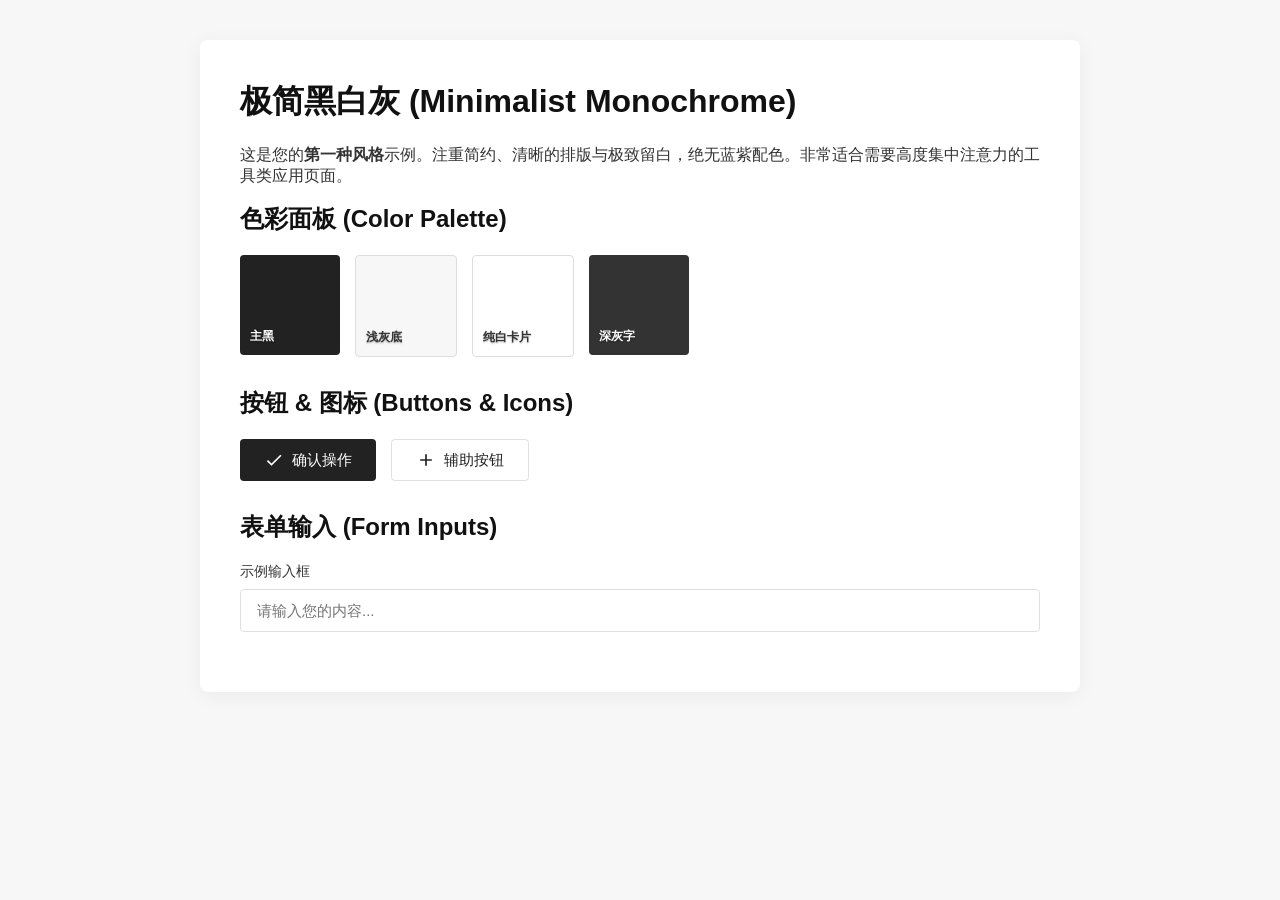
<file: style/style-1.html>
<!DOCTYPE html>
<html lang="zh-CN">

<head>
    <meta charset="UTF-8">
    <meta name="viewport" content="width=device-width, initial-scale=1.0">
    <title>Style 1 - 极简黑白灰</title>
    <style>
        :root {
            --primary-color: #222222;
            --primary-text: #ffffff;
            --primary-shadow: rgba(0, 0, 0, 0.15);
            --secondary-color: #ffffff;
            --secondary-text: #222222;
            --bg-color: #f7f7f7;
            --card-bg: #ffffff;
            --text-color: #333333;
            --heading-color: #111111;
            --border-color: #e0e0e0;
            --hover-bg: #f0f0f0;
            --input-bg: #ffffff;
            --focus-ring: rgba(34, 34, 34, 0.1);
            --radius: 8px;
            --radius-sm: 4px;
            --shadow: 0 4px 20px rgba(0, 0, 0, 0.05);
        }

        body {
            font-family: 'Segoe UI', Roboto, 'Helvetica Neue', Arial, sans-serif;
            background-color: var(--bg-color);
            color: var(--text-color);
            margin: 0;
            padding: 40px;
            display: flex;
            justify-content: center;
        }

        .container {
            max-width: 800px;
            width: 100%;
            background-color: var(--card-bg);
            border-radius: var(--radius);
            box-shadow: var(--shadow);
            padding: 40px;
        }

        h1,
        h2 {
            margin-top: 0;
            color: var(--heading-color);
            font-weight: 600;
        }

        .color-palette {
            display: flex;
            gap: 15px;
            margin-bottom: 30px;
        }

        .color-box {
            width: 80px;
            height: 80px;
            border-radius: var(--radius-sm);
            display: flex;
            align-items: flex-end;
            padding: 10px;
            font-size: 12px;
            font-weight: bold;
            color: #fff;
            text-shadow: 0 1px 2px rgba(0, 0, 0, 0.3);
        }

        .btn {
            display: inline-flex;
            align-items: center;
            gap: 8px;
            padding: 10px 24px;
            font-size: 15px;
            font-weight: 500;
            cursor: pointer;
            border: none;
            border-radius: var(--radius-sm);
            transition: all 0.3s ease;
        }

        .btn-primary {
            background-color: var(--primary-color);
            color: var(--primary-text);
        }

        .btn-primary:hover {
            opacity: 0.9;
            transform: translateY(-1px);
            box-shadow: 0 4px 12px var(--primary-shadow);
        }

        .btn-secondary {
            background-color: var(--secondary-color);
            color: var(--secondary-text);
            border: 1px solid var(--border-color);
        }

        .btn-secondary:hover {
            background-color: var(--hover-bg);
        }

        .input-group {
            margin-bottom: 20px;
        }

        .input-group label {
            display: block;
            margin-bottom: 8px;
            font-weight: 500;
            font-size: 14px;
        }

        .input-group input {
            width: 100%;
            padding: 12px 16px;
            border: 1px solid var(--border-color);
            border-radius: var(--radius-sm);
            background-color: var(--input-bg);
            color: var(--text-color);
            font-size: 15px;
            transition: border-color 0.3s;
            box-sizing: border-box;
        }

        .input-group input:focus {
            outline: none;
            border-color: var(--primary-color);
            box-shadow: 0 0 0 3px var(--focus-ring);
        }

        .icon {
            width: 20px;
            height: 20px;
            fill: currentColor;
        }

        .row {
            display: flex;
            gap: 15px;
            margin-bottom: 30px;
        }
    </style>
</head>

<body>
    <div class="container">
        <h1>极简黑白灰 (Minimalist Monochrome)</h1>
        <p>这是您的<strong>第一种风格</strong>示例。注重简约、清晰的排版与极致留白，绝无蓝紫配色。非常适合需要高度集中注意力的工具类应用页面。</p>

        <h2>色彩面板 (Color Palette)</h2>
        <div class="color-palette">
            <div class="color-box" style="background: var(--primary-color);">主黑</div>
            <div class="color-box" style="background: var(--bg-color); color: #333; border: 1px solid #ddd;">浅灰底</div>
            <div class="color-box" style="background: var(--card-bg); color: #333; border: 1px solid #ddd;">纯白卡片</div>
            <div class="color-box" style="background: var(--text-color);">深灰字</div>
        </div>

        <h2>按钮 & 图标 (Buttons & Icons)</h2>
        <div class="row">
            <button class="btn btn-primary">
                <svg class="icon" viewBox="0 0 24 24">
                    <path d="M9 16.17L4.83 12l-1.42 1.41L9 19 21 7l-1.41-1.41z"></path>
                </svg>
                确认操作
            </button>
            <button class="btn btn-secondary">
                <svg class="icon" viewBox="0 0 24 24">
                    <path d="M19 13h-6v6h-2v-6H5v-2h6V5h2v6h6v2z"></path>
                </svg>
                辅助按钮
            </button>
        </div>

        <h2>表单输入 (Form Inputs)</h2>
        <div class="input-group">
            <label>示例输入框</label>
            <input type="text" placeholder="请输入您的内容...">
        </div>
    </div>
</body>

</html>
</file>
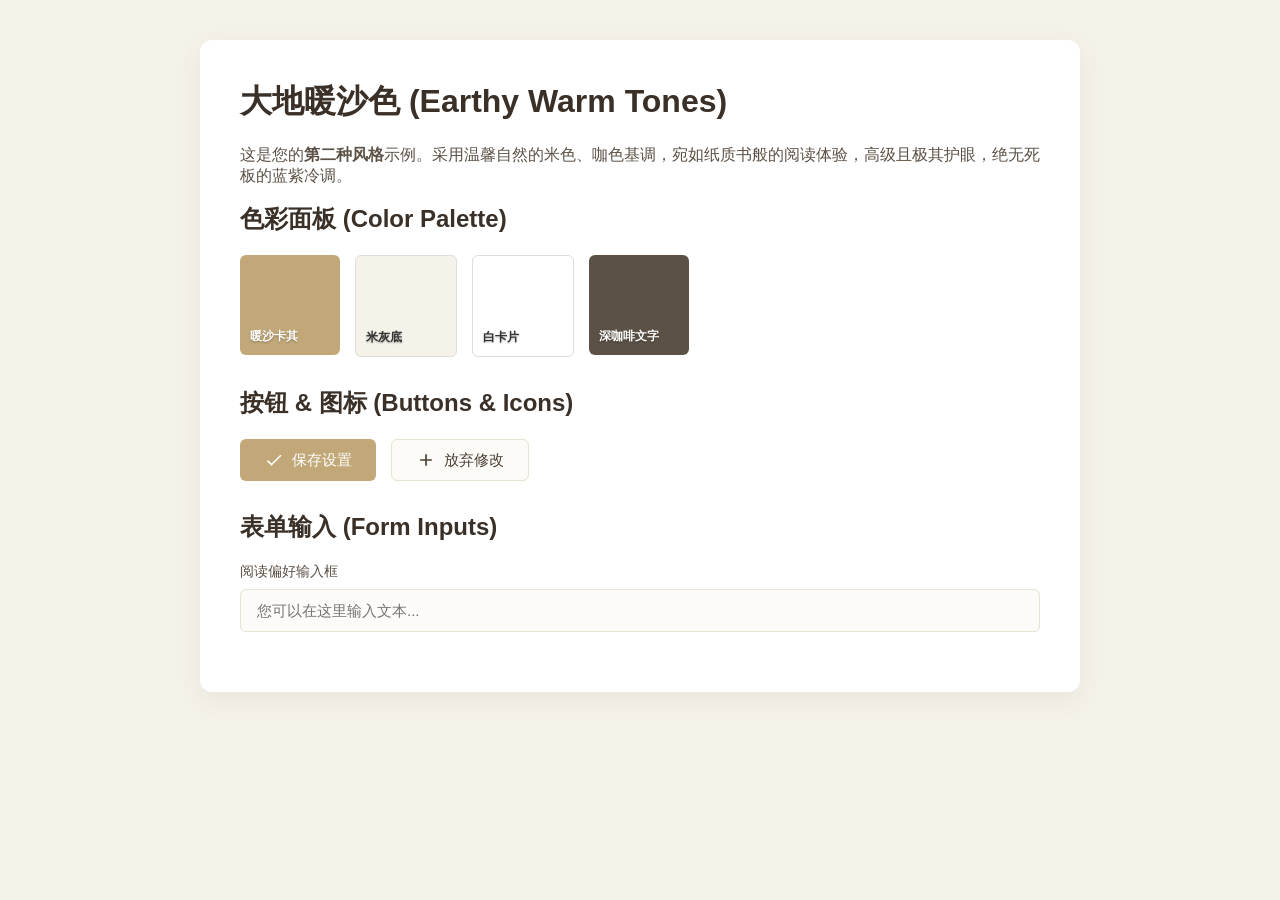
<file: style/style-2.html>
<!DOCTYPE html>
<html lang="zh-CN">

<head>
    <meta charset="UTF-8">
    <meta name="viewport" content="width=device-width, initial-scale=1.0">
    <title>Style 2 - 大地暖沙色</title>
    <style>
        :root {
            --primary-color: #C2A878;
            --primary-text: #ffffff;
            --primary-shadow: rgba(194, 168, 120, 0.3);
            --secondary-color: #FDFBF7;
            --secondary-text: #4A3F35;
            --bg-color: #F5F2E9;
            --card-bg: #ffffff;
            --text-color: #5C5146;
            --heading-color: #3A3028;
            --border-color: #E8E2D2;
            --hover-bg: #F4EEDF;
            --input-bg: #FDFBF7;
            --focus-ring: rgba(194, 168, 120, 0.2);
            --radius: 12px;
            --radius-sm: 6px;
            --shadow: 0 8px 30px rgba(92, 81, 70, 0.08);
        }

        body {
            font-family: 'Segoe UI', Roboto, 'Helvetica Neue', Arial, sans-serif;
            background-color: var(--bg-color);
            color: var(--text-color);
            margin: 0;
            padding: 40px;
            display: flex;
            justify-content: center;
        }

        .container {
            max-width: 800px;
            width: 100%;
            background-color: var(--card-bg);
            border-radius: var(--radius);
            box-shadow: var(--shadow);
            padding: 40px;
        }

        h1,
        h2 {
            margin-top: 0;
            color: var(--heading-color);
            font-weight: 600;
        }

        .color-palette {
            display: flex;
            gap: 15px;
            margin-bottom: 30px;
        }

        .color-box {
            width: 80px;
            height: 80px;
            border-radius: var(--radius-sm);
            display: flex;
            align-items: flex-end;
            padding: 10px;
            font-size: 12px;
            font-weight: bold;
            color: #fff;
            text-shadow: 0 1px 2px rgba(0, 0, 0, 0.3);
        }

        .btn {
            display: inline-flex;
            align-items: center;
            gap: 8px;
            padding: 10px 24px;
            font-size: 15px;
            font-weight: 500;
            cursor: pointer;
            border: none;
            border-radius: var(--radius-sm);
            transition: all 0.3s ease;
        }

        .btn-primary {
            background-color: var(--primary-color);
            color: var(--primary-text);
        }

        .btn-primary:hover {
            opacity: 0.9;
            transform: translateY(-1px);
            box-shadow: 0 4px 12px var(--primary-shadow);
        }

        .btn-secondary {
            background-color: var(--secondary-color);
            color: var(--secondary-text);
            border: 1px solid var(--border-color);
        }

        .btn-secondary:hover {
            background-color: var(--hover-bg);
        }

        .input-group {
            margin-bottom: 20px;
        }

        .input-group label {
            display: block;
            margin-bottom: 8px;
            font-weight: 500;
            font-size: 14px;
        }

        .input-group input {
            width: 100%;
            padding: 12px 16px;
            border: 1px solid var(--border-color);
            border-radius: var(--radius-sm);
            background-color: var(--input-bg);
            color: var(--text-color);
            font-size: 15px;
            transition: border-color 0.3s;
            box-sizing: border-box;
        }

        .input-group input:focus {
            outline: none;
            border-color: var(--primary-color);
            box-shadow: 0 0 0 3px var(--focus-ring);
        }

        .icon {
            width: 20px;
            height: 20px;
            fill: currentColor;
        }

        .row {
            display: flex;
            gap: 15px;
            margin-bottom: 30px;
        }
    </style>
</head>

<body>
    <div class="container">
        <h1>大地暖沙色 (Earthy Warm Tones)</h1>
        <p>这是您的<strong>第二种风格</strong>示例。采用温馨自然的米色、咖色基调，宛如纸质书般的阅读体验，高级且极其护眼，绝无死板的蓝紫冷调。</p>

        <h2>色彩面板 (Color Palette)</h2>
        <div class="color-palette">
            <div class="color-box" style="background: var(--primary-color);">暖沙卡其</div>
            <div class="color-box" style="background: var(--bg-color); color: #333; border: 1px solid #ddd;">米灰底</div>
            <div class="color-box" style="background: var(--card-bg); color: #333; border: 1px solid #ddd;">白卡片</div>
            <div class="color-box" style="background: var(--text-color);">深咖啡文字</div>
        </div>

        <h2>按钮 & 图标 (Buttons & Icons)</h2>
        <div class="row">
            <button class="btn btn-primary">
                <svg class="icon" viewBox="0 0 24 24">
                    <path d="M9 16.17L4.83 12l-1.42 1.41L9 19 21 7l-1.41-1.41z"></path>
                </svg>
                保存设置
            </button>
            <button class="btn btn-secondary">
                <svg class="icon" viewBox="0 0 24 24">
                    <path d="M19 13h-6v6h-2v-6H5v-2h6V5h2v6h6v2z"></path>
                </svg>
                放弃修改
            </button>
        </div>

        <h2>表单输入 (Form Inputs)</h2>
        <div class="input-group">
            <label>阅读偏好输入框</label>
            <input type="text" placeholder="您可以在这里输入文本...">
        </div>
    </div>
</body>

</html>
</file>
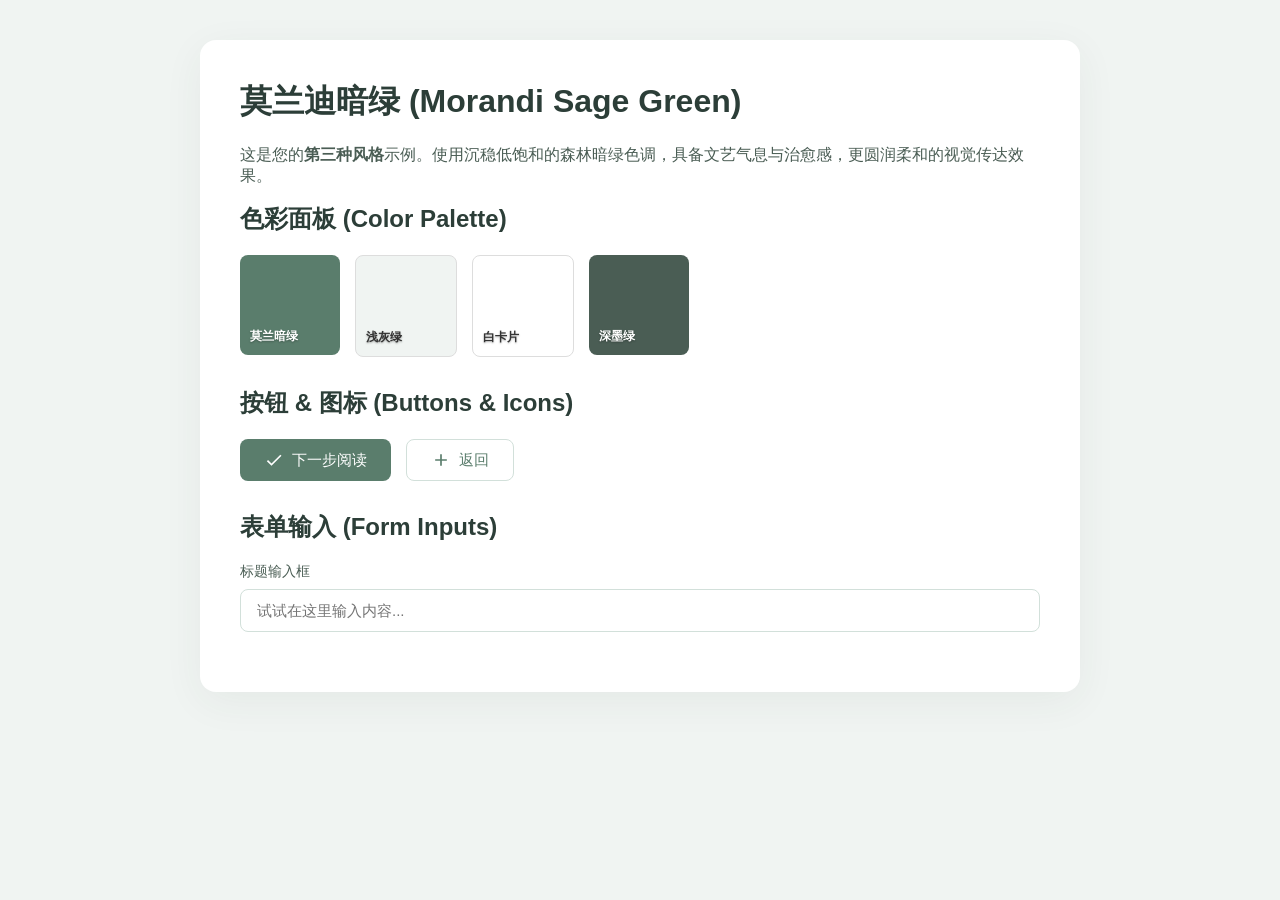
<file: style/style-3.html>
<!DOCTYPE html>
<html lang="zh-CN">

<head>
    <meta charset="UTF-8">
    <meta name="viewport" content="width=device-width, initial-scale=1.0">
    <title>Style 3 - 莫兰迪暗绿</title>
    <style>
        :root {
            --primary-color: #5A7D6C;
            --primary-text: #ffffff;
            --primary-shadow: rgba(90, 125, 108, 0.3);
            --secondary-color: #ffffff;
            --secondary-text: #5A7D6C;
            --bg-color: #F0F4F2;
            --card-bg: #ffffff;
            --text-color: #4A5D54;
            --heading-color: #2C3E38;
            --border-color: #D2E0DA;
            --hover-bg: #E3EDE8;
            --input-bg: #ffffff;
            --focus-ring: rgba(90, 125, 108, 0.2);
            --radius: 16px;
            --radius-sm: 8px;
            --shadow: 0 10px 40px rgba(44, 62, 56, 0.06);
        }

        body {
            font-family: 'Segoe UI', Roboto, 'Helvetica Neue', Arial, sans-serif;
            background-color: var(--bg-color);
            color: var(--text-color);
            margin: 0;
            padding: 40px;
            display: flex;
            justify-content: center;
        }

        .container {
            max-width: 800px;
            width: 100%;
            background-color: var(--card-bg);
            border-radius: var(--radius);
            box-shadow: var(--shadow);
            padding: 40px;
        }

        h1,
        h2 {
            margin-top: 0;
            color: var(--heading-color);
            font-weight: 600;
        }

        .color-palette {
            display: flex;
            gap: 15px;
            margin-bottom: 30px;
        }

        .color-box {
            width: 80px;
            height: 80px;
            border-radius: var(--radius-sm);
            display: flex;
            align-items: flex-end;
            padding: 10px;
            font-size: 12px;
            font-weight: bold;
            color: #fff;
            text-shadow: 0 1px 2px rgba(0, 0, 0, 0.3);
        }

        .btn {
            display: inline-flex;
            align-items: center;
            gap: 8px;
            padding: 10px 24px;
            font-size: 15px;
            font-weight: 500;
            cursor: pointer;
            border: none;
            border-radius: var(--radius-sm);
            transition: all 0.3s ease;
        }

        .btn-primary {
            background-color: var(--primary-color);
            color: var(--primary-text);
        }

        .btn-primary:hover {
            opacity: 0.9;
            transform: translateY(-1px);
            box-shadow: 0 4px 12px var(--primary-shadow);
        }

        .btn-secondary {
            background-color: var(--secondary-color);
            color: var(--secondary-text);
            border: 1px solid var(--border-color);
        }

        .btn-secondary:hover {
            background-color: var(--hover-bg);
        }

        .input-group {
            margin-bottom: 20px;
        }

        .input-group label {
            display: block;
            margin-bottom: 8px;
            font-weight: 500;
            font-size: 14px;
        }

        .input-group input {
            width: 100%;
            padding: 12px 16px;
            border: 1px solid var(--border-color);
            border-radius: var(--radius-sm);
            background-color: var(--input-bg);
            color: var(--text-color);
            font-size: 15px;
            transition: border-color 0.3s;
            box-sizing: border-box;
        }

        .input-group input:focus {
            outline: none;
            border-color: var(--primary-color);
            box-shadow: 0 0 0 3px var(--focus-ring);
        }

        .icon {
            width: 20px;
            height: 20px;
            fill: currentColor;
        }

        .row {
            display: flex;
            gap: 15px;
            margin-bottom: 30px;
        }
    </style>
</head>

<body>
    <div class="container">
        <h1>莫兰迪暗绿 (Morandi Sage Green)</h1>
        <p>这是您的<strong>第三种风格</strong>示例。使用沉稳低饱和的森林暗绿色调，具备文艺气息与治愈感，更圆润柔和的视觉传达效果。</p>

        <h2>色彩面板 (Color Palette)</h2>
        <div class="color-palette">
            <div class="color-box" style="background: var(--primary-color);">莫兰暗绿</div>
            <div class="color-box" style="background: var(--bg-color); color: #333; border: 1px solid #ddd;">浅灰绿</div>
            <div class="color-box" style="background: var(--card-bg); color: #333; border: 1px solid #ddd;">白卡片</div>
            <div class="color-box" style="background: var(--text-color);">深墨绿</div>
        </div>

        <h2>按钮 & 图标 (Buttons & Icons)</h2>
        <div class="row">
            <button class="btn btn-primary">
                <svg class="icon" viewBox="0 0 24 24">
                    <path d="M9 16.17L4.83 12l-1.42 1.41L9 19 21 7l-1.41-1.41z"></path>
                </svg>
                下一步阅读
            </button>
            <button class="btn btn-secondary">
                <svg class="icon" viewBox="0 0 24 24">
                    <path d="M19 13h-6v6h-2v-6H5v-2h6V5h2v6h6v2z"></path>
                </svg>
                返回
            </button>
        </div>

        <h2>表单输入 (Form Inputs)</h2>
        <div class="input-group">
            <label>标题输入框</label>
            <input type="text" placeholder="试试在这里输入内容...">
        </div>
    </div>
</body>

</html>
</file>
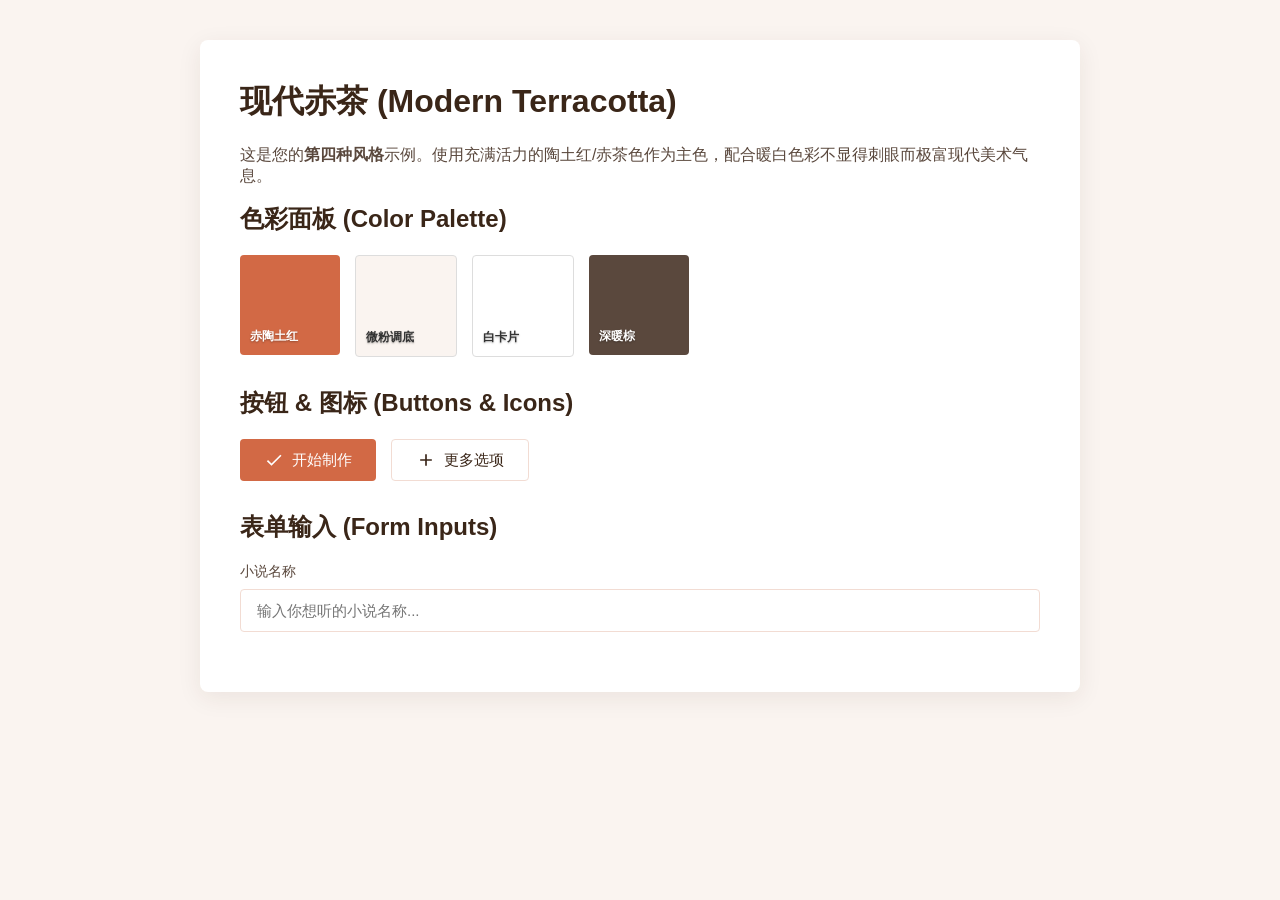
<file: style/style-4.html>
<!DOCTYPE html>
<html lang="zh-CN">

<head>
    <meta charset="UTF-8">
    <meta name="viewport" content="width=device-width, initial-scale=1.0">
    <title>Style 4 - 现代赤茶</title>
    <style>
        :root {
            --primary-color: #D26945;
            --primary-text: #ffffff;
            --primary-shadow: rgba(210, 105, 69, 0.3);
            --secondary-color: #ffffff;
            --secondary-text: #3A2618;
            --bg-color: #FAF4F0;
            --card-bg: #ffffff;
            --text-color: #5A483D;
            --heading-color: #3A2618;
            --border-color: #F2DCD3;
            --hover-bg: #FDF5F0;
            --input-bg: #ffffff;
            --focus-ring: rgba(210, 105, 69, 0.2);
            --radius: 8px;
            --radius-sm: 4px;
            --shadow: 0 6px 24px rgba(58, 38, 24, 0.08);
        }

        body {
            font-family: 'Segoe UI', Roboto, 'Helvetica Neue', Arial, sans-serif;
            background-color: var(--bg-color);
            color: var(--text-color);
            margin: 0;
            padding: 40px;
            display: flex;
            justify-content: center;
        }

        .container {
            max-width: 800px;
            width: 100%;
            background-color: var(--card-bg);
            border-radius: var(--radius);
            box-shadow: var(--shadow);
            padding: 40px;
        }

        h1,
        h2 {
            margin-top: 0;
            color: var(--heading-color);
            font-weight: 600;
        }

        .color-palette {
            display: flex;
            gap: 15px;
            margin-bottom: 30px;
        }

        .color-box {
            width: 80px;
            height: 80px;
            border-radius: var(--radius-sm);
            display: flex;
            align-items: flex-end;
            padding: 10px;
            font-size: 12px;
            font-weight: bold;
            color: #fff;
            text-shadow: 0 1px 2px rgba(0, 0, 0, 0.3);
        }

        .btn {
            display: inline-flex;
            align-items: center;
            gap: 8px;
            padding: 10px 24px;
            font-size: 15px;
            font-weight: 500;
            cursor: pointer;
            border: none;
            border-radius: var(--radius-sm);
            transition: all 0.3s ease;
        }

        .btn-primary {
            background-color: var(--primary-color);
            color: var(--primary-text);
        }

        .btn-primary:hover {
            opacity: 0.9;
            transform: translateY(-1px);
            box-shadow: 0 4px 12px var(--primary-shadow);
        }

        .btn-secondary {
            background-color: var(--secondary-color);
            color: var(--secondary-text);
            border: 1px solid var(--border-color);
        }

        .btn-secondary:hover {
            background-color: var(--hover-bg);
        }

        .input-group {
            margin-bottom: 20px;
        }

        .input-group label {
            display: block;
            margin-bottom: 8px;
            font-weight: 500;
            font-size: 14px;
        }

        .input-group input {
            width: 100%;
            padding: 12px 16px;
            border: 1px solid var(--border-color);
            border-radius: var(--radius-sm);
            background-color: var(--input-bg);
            color: var(--text-color);
            font-size: 15px;
            transition: border-color 0.3s;
            box-sizing: border-box;
        }

        .input-group input:focus {
            outline: none;
            border-color: var(--primary-color);
            box-shadow: 0 0 0 3px var(--focus-ring);
        }

        .icon {
            width: 20px;
            height: 20px;
            fill: currentColor;
        }

        .row {
            display: flex;
            gap: 15px;
            margin-bottom: 30px;
        }
    </style>
</head>

<body>
    <div class="container">
        <h1>现代赤茶 (Modern Terracotta)</h1>
        <p>这是您的<strong>第四种风格</strong>示例。使用充满活力的陶土红/赤茶色作为主色，配合暖白色彩不显得刺眼而极富现代美术气息。</p>

        <h2>色彩面板 (Color Palette)</h2>
        <div class="color-palette">
            <div class="color-box" style="background: var(--primary-color);">赤陶土红</div>
            <div class="color-box" style="background: var(--bg-color); color: #333; border: 1px solid #ddd;">微粉调底</div>
            <div class="color-box" style="background: var(--card-bg); color: #333; border: 1px solid #ddd;">白卡片</div>
            <div class="color-box" style="background: var(--text-color);">深暖棕</div>
        </div>

        <h2>按钮 & 图标 (Buttons & Icons)</h2>
        <div class="row">
            <button class="btn btn-primary">
                <svg class="icon" viewBox="0 0 24 24">
                    <path d="M9 16.17L4.83 12l-1.42 1.41L9 19 21 7l-1.41-1.41z"></path>
                </svg>
                开始制作
            </button>
            <button class="btn btn-secondary">
                <svg class="icon" viewBox="0 0 24 24">
                    <path d="M19 13h-6v6h-2v-6H5v-2h6V5h2v6h6v2z"></path>
                </svg>
                更多选项
            </button>
        </div>

        <h2>表单输入 (Form Inputs)</h2>
        <div class="input-group">
            <label>小说名称</label>
            <input type="text" placeholder="输入你想听的小说名称...">
        </div>
    </div>
</body>

</html>
</file>
